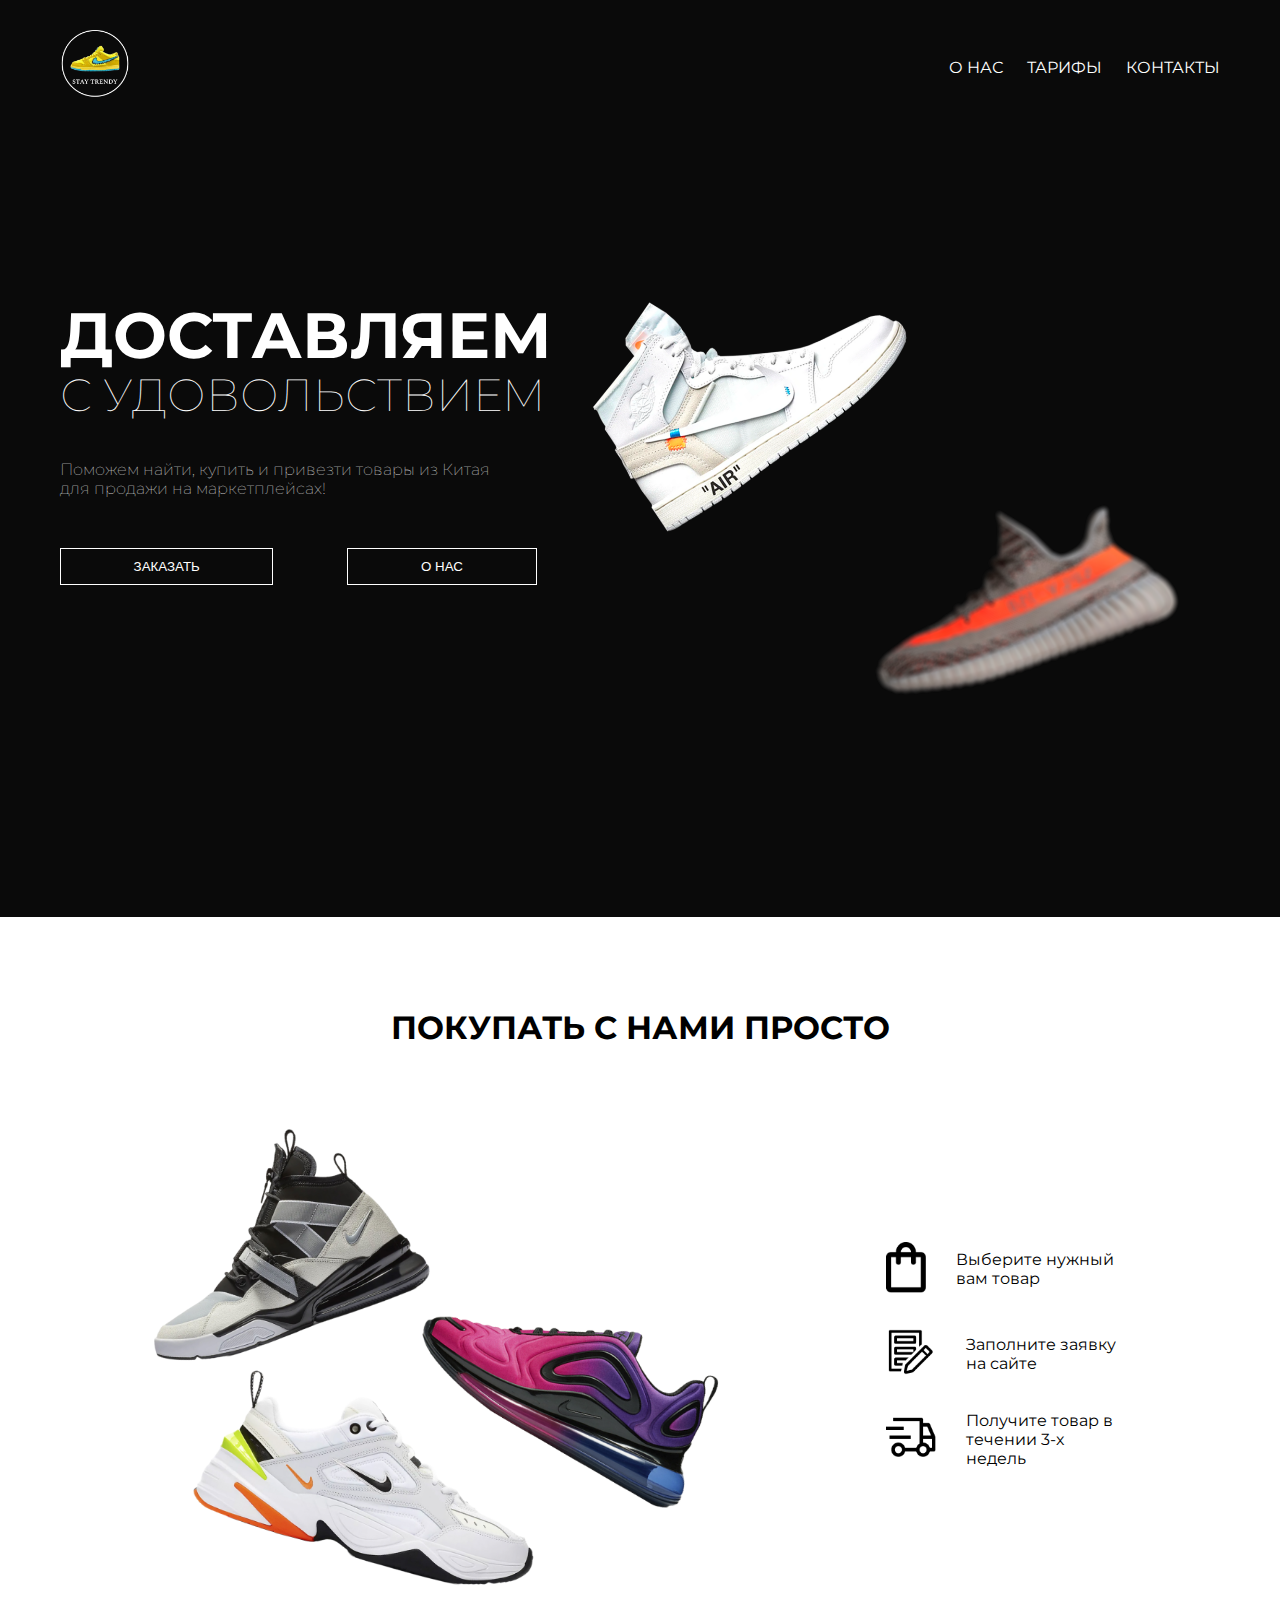
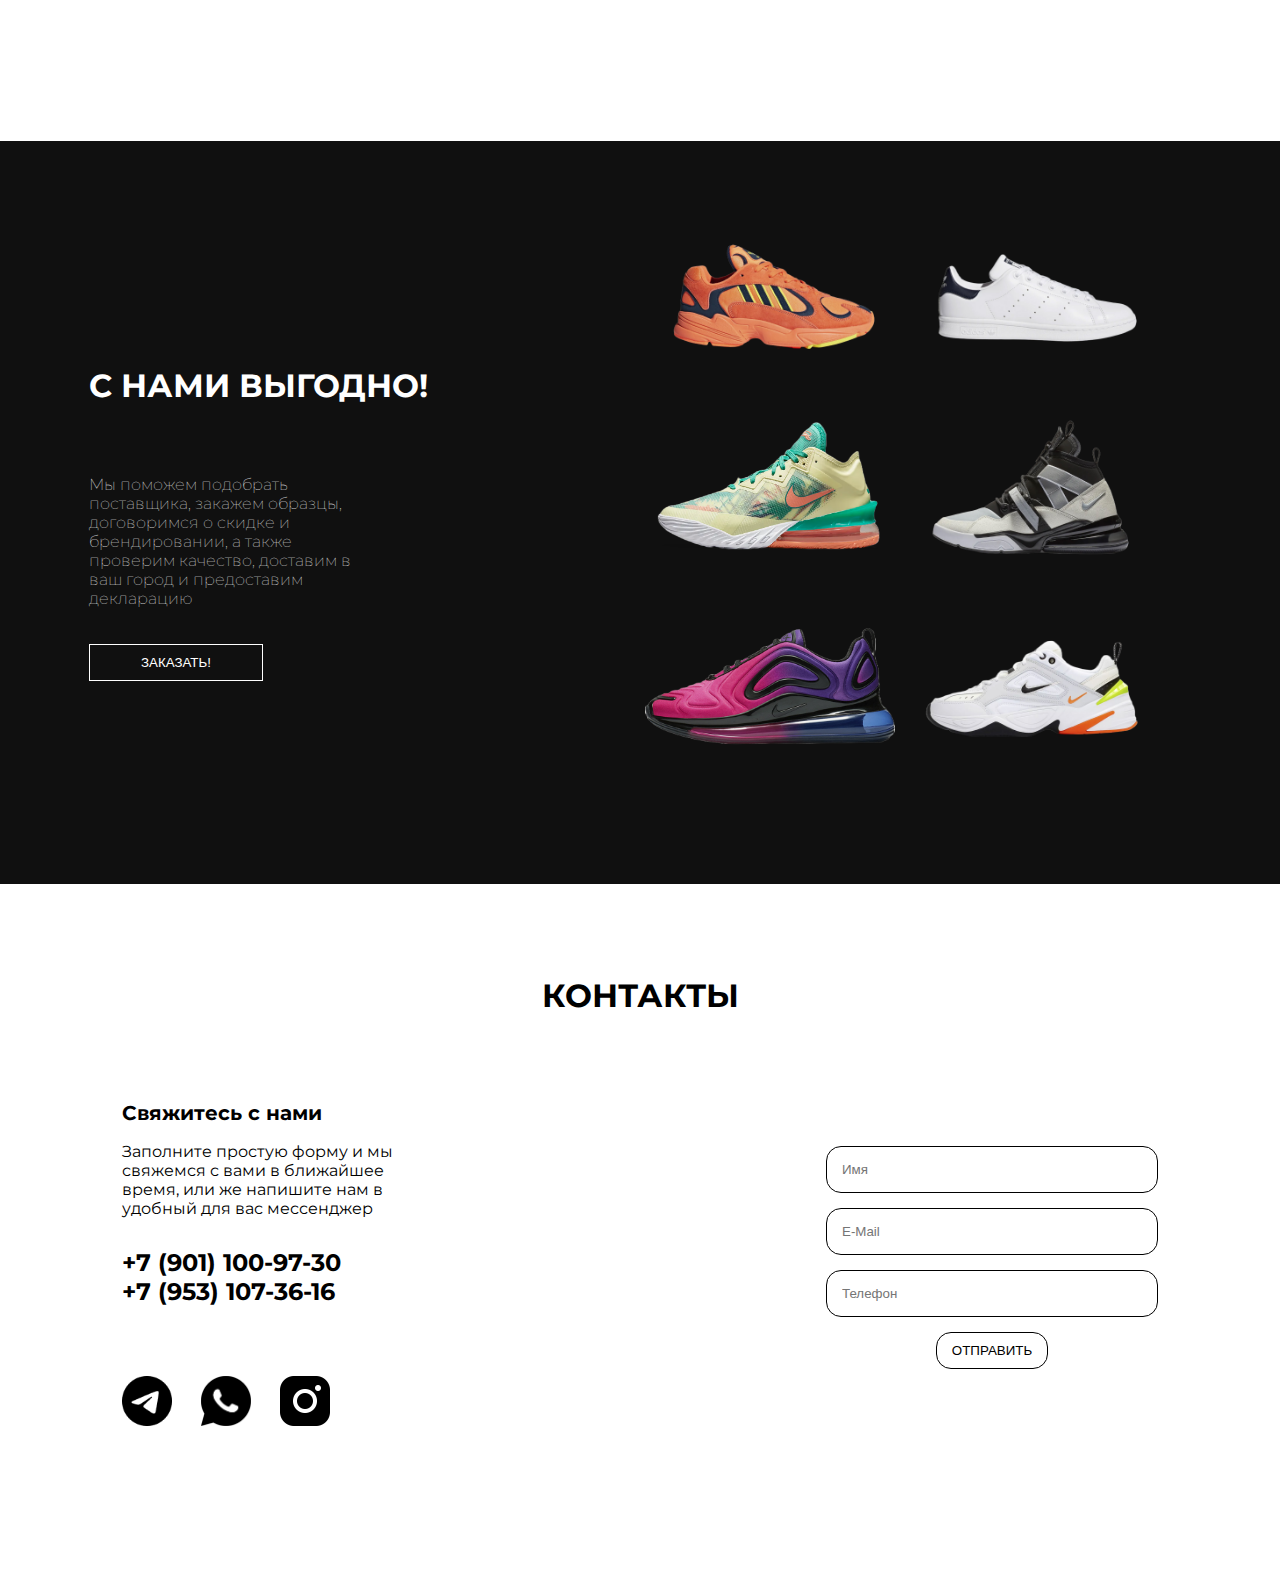
<file: index.html>
<!DOCTYPE html>
<html lang="ru">
<head>
    <meta charset="UTF-8">
    <meta http-equiv="X-UA-Compatible" content="IE=edge">
    <meta name="viewport" content="width=device-width, initial-scale=1.0">
    <link rel="stylesheet" href="./css/style.css">
    <title>Stay Trendy</title>
</head>
<body>
    <section class="header">
        <div class="menu">
            <div class="logo"><a href="./index.html"><img class="logo1" src="./img/LOGO5.png" alt=""></a></div>
            <div class="links">
                <a href="./about.html">О НАС</a>
                <a href="./tarif.html">ТАРИФЫ</a>
                <a href="#contacts">КОНТАКТЫ</a>
            </div>
        </div>
        <div class="s1-precontent">
        <div class="s1-content">
            <div class="s1-text">
                <h1 class="s1-h1">ДОСТАВЛЯЕМ</h1>
                <h2 class="s1-h2">С УДОВОЛЬСТВИЕМ</h2>
                <p class="s1-p">Поможем найти, купить и привезти товары из Китая
                для продажи на маркетплейсах!</p>
                <div class="s1-btns">
                    <a href="#contacts">
                    <button class="s1-btn1">ЗАКАЗАТЬ</button>
                    </a>
                    <a href="./about.html">
                    <button href="" class="s1-btn1">О НАС</button>
                    </a>
                </div>
            </div>

            <!-- <div class="wrapper parallax">
                <div class="parallax-layer parallax-img">
                    <img src="./img/Jordan Sec1 1.png" class="s1-img1" alt="">
                </div>
                <img src="./img/Easy Sec1 2.png" alt="">
            </div> -->

            <div class="s1-img">
                <img src="./img/Jordan Sec1 1.png" alt="" class="s1-img1">
                <img src="./img/Easy Sec1 2.png" alt="" class="s1-img2">
            </div>
        </div>
        </div>
    </section>
    <section class="section2">
        <h1 class="s2-h1">ПОКУПАТЬ С НАМИ ПРОСТО</h1>
        <div class="s2-content">
            <div class="s2-img"><img src="./img/S2_photo.png" alt=""></div>
            <div class="s2-list">
                <div class="s2-list-text">
                    <div class="s2-text-img"><img id="img1" src="./img/S21.png" alt=""></div>
                    <div class="s2-text-text">Выберите нужный вам товар</div>
                </div>
                <div class="s2-list-text">
                    <div class="s2-text-img"><img src="./img/S22.png" alt=""></div>
                    <div class="s2-text-text">Заполните заявку на сайте</div>
                </div>
                <div class="s2-list-text">
                    <div class="s2-text-img"><img id="img2" src="./img/S23.png" alt=""></div>
                    <div class="s2-text-text">Получите товар в течении 3-х недель</div>
                </div>
            </div>
        </div>
    </section>
    <section class="section3">
        <div class="s3-content">

            <div class="s3-content-block">
                <div class="s3-text">
                    <h1 class="s3-h1">С НАМИ ВЫГОДНО!</h1>
                    <p class="s3-p">

                        Мы поможем подобрать поставщика, закажем образцы, договоримся о скидке и брендировании, а также проверим качество, доставим в ваш город и предоставим декларацию

                        <!-- Наш каталог обновляется каждый день. Именно поэтому вы сможете найти идеально подходящий для вас товар и сразу же
                        заказать его по цене, ниже рыночной. -->
                    </p>
                    <a href="#contacts">
                    <button class="s3-btn">ЗАКАЗАТЬ!</button>
                    </a>
                </div>
                <div class="s3-imgs">
                    <img src="./img/1.jpg" alt="" class="s3-img1">
                    <img src="./img/2.jpg" alt="" class="s3-img1">
                    <img src="./img/3.png" alt="" class="s3-img1">
                    <img src="./img/4.jpg" alt="" class="s3-img1">
                    <img src="./img/5.jpg" alt="" class="s3-img1">
                    <img src="./img/6.jpg" alt="" class="s3-img1">
                </div>



            </div>
        </div>
    </section>
    <section class="section4" id="contacts">
        <div class="s4-content">
            <h1 class="s4-h1">КОНТАКТЫ</h1>
            <div class="s4-cont-block">
                <div class="s4-text">
                    <h2 class="s4-h2">Свяжитесь с нами</h2>
                    <p class="s4-p">
                        Заполните простую форму и мы свяжемся с вами в ближайшее время, или же напишите нам в удобный для вас мессенджер
                    </p>
                    <p class="s4-phone">
                        +7 (901) 100-97-30 <br>
                        +7 (953) 107-36-16
                    </p>
                    <div class="s4-links">
                        <a href="t.me/trendystay"><img src="./img/telegram1.png" alt=""></a>
                        <a href=""><img src="./img/whats.png" alt=""></a>
                        <a href=""><img src="./img/insta.png" alt=""></a>
                    </div>
                </div>
                <div id="forma" class="s4-form1">
                    <form action="https://formspree.io/f/mzbqpkbe" class="s4-form" method="POST">
                        <input type="text" name="fname" id="name" placeholder="Имя">
                        <input type="email" name="email" id="e-mail" placeholder="E-Mail">
                        <input type="tel" name="phone" id="phone" placeholder="Телефон">
                            <button class="s4-btn" type="submit">ОТПРАВИТЬ</button>
                    </form>

                </div>
            </div>
        </div>
    </section>
</body>
</html>
</file>
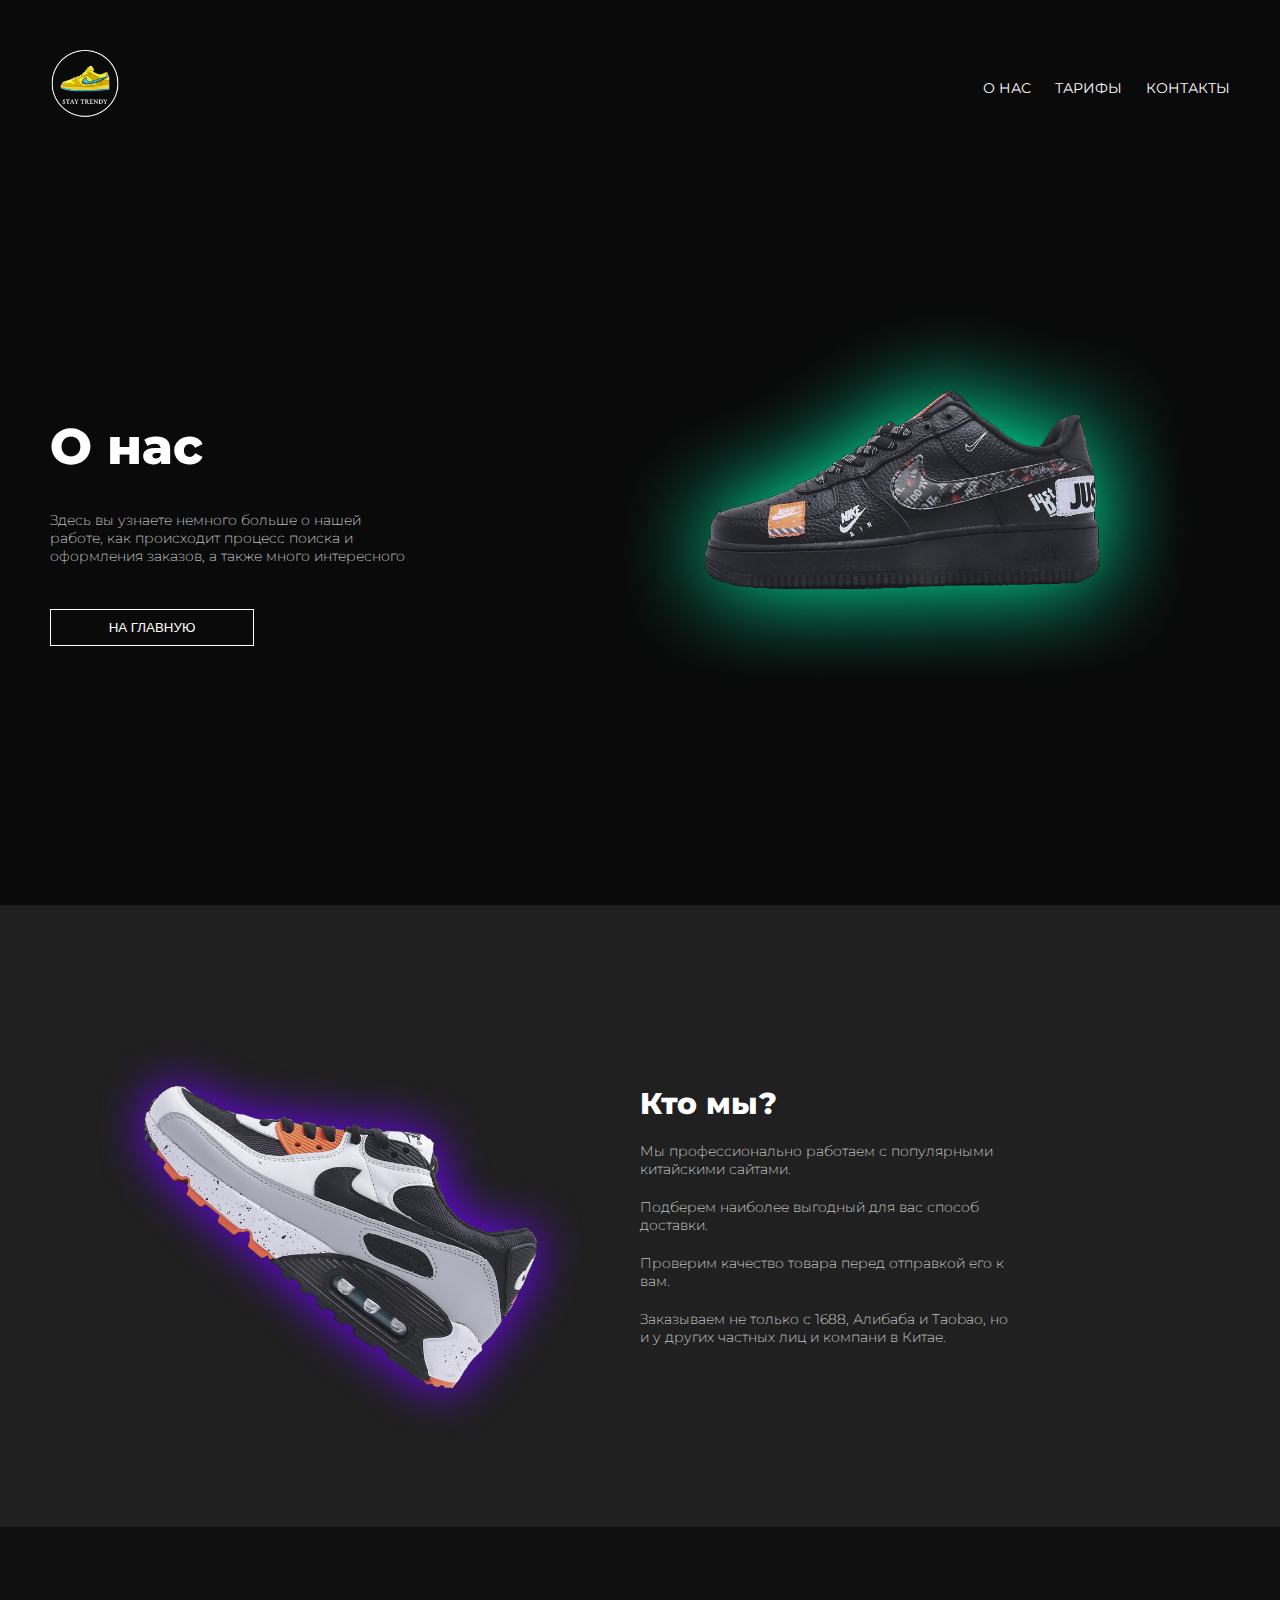
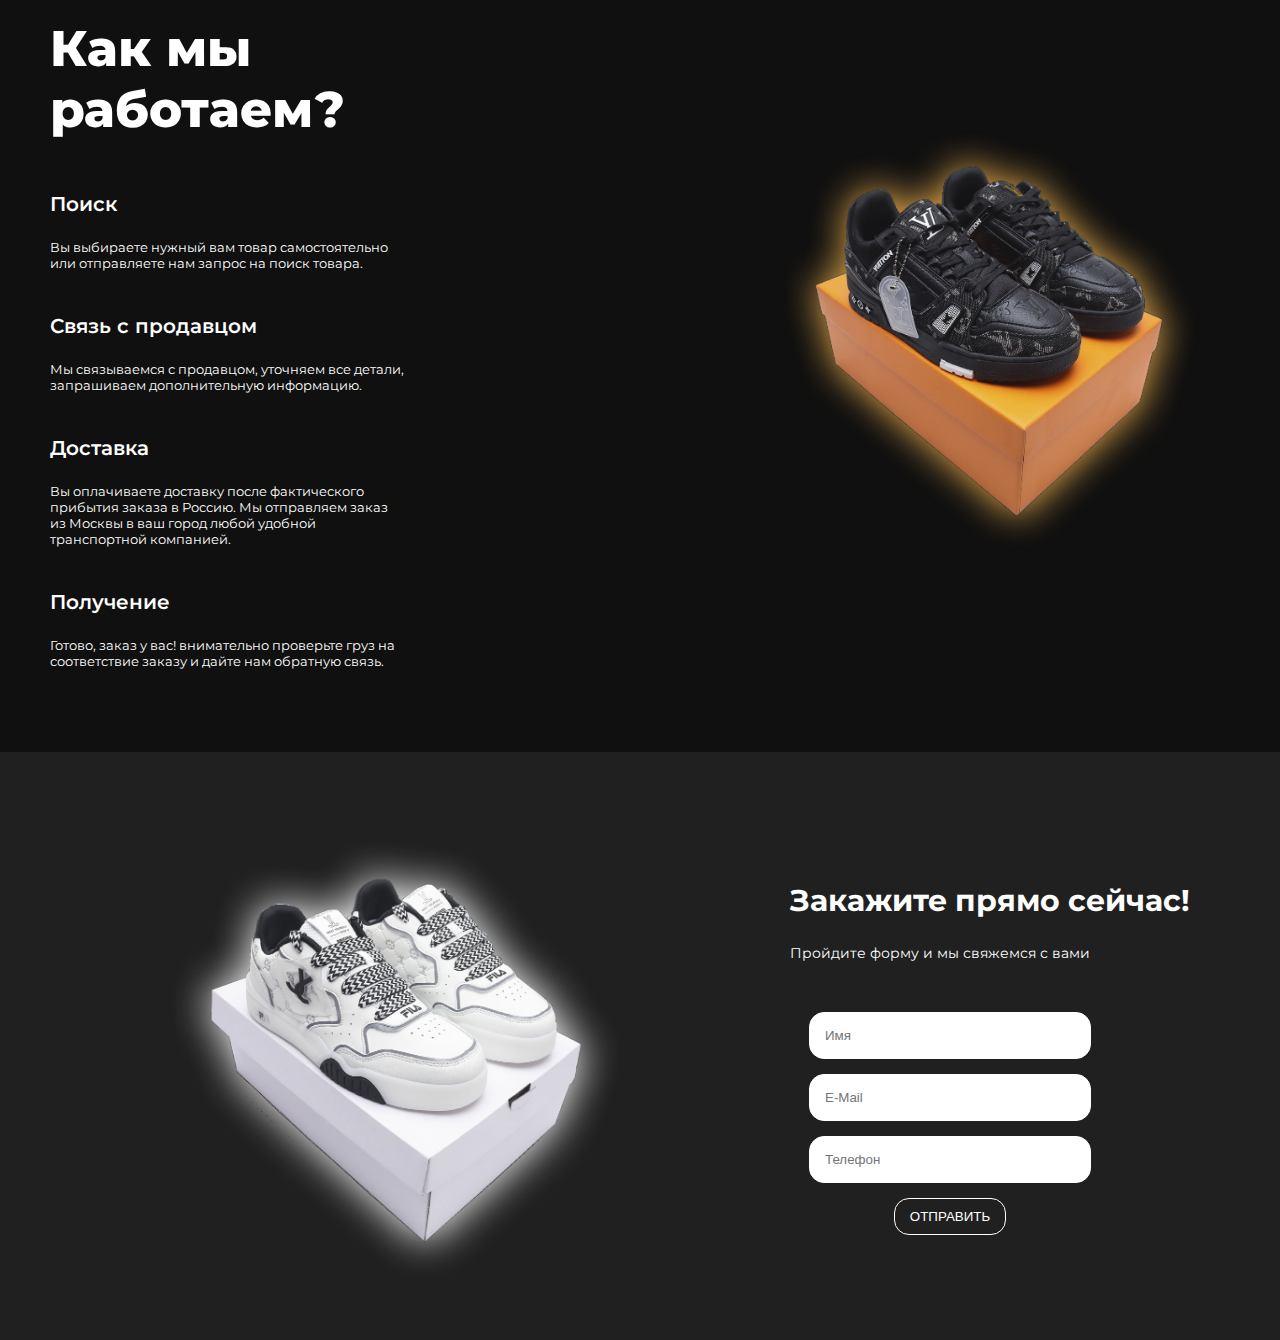
<file: about.html>
<!DOCTYPE html>
<html lang="en">
<head>
    <meta charset="UTF-8">
    <meta http-equiv="X-UA-Compatible" content="IE=edge">
    <meta name="viewport" content="width=device-width, initial-scale=1.0">
    <title>О НАС</title>
    <link rel="stylesheet" href="./css/style-about.css">
</head>
<body>
    <section class="header">
        <div class="menu">
            <div class="logo"><a href="./index.html"><img class="logo1" src="./img/LOGO5.png" alt=""></a></div>
            <div class="links">
                <a href="./about.html">О НАС</a>
                <a href="./tarif.html">ТАРИФЫ</a>
                <a href="#footer">КОНТАКТЫ</a>
            </div>
        </div>
        <div class="header-content">
            <div class="header-text">
                <h1 class="header-h1">
                    О нас
                </h1>
                <p class="header-p">
                    Здесь вы узнаете немного больше о нашей работе, как происходит процесс поиска и оформления заказов, а также много интересного
                </p>
                <a href="./index.html"><button class="header-btn">НА ГЛАВНУЮ</button>
                </a>
            </div>
            <div class="header-img">
                <img src="./img/AIR1 1.png" alt="" class="header-img1">
            </div>
        </div>
    </section>

    <section class="section-about">
        <div class="section-about-content">
            <div class="about-img">
                <img src="./img/nike1 1.png" alt="" class="about-img1">
            </div>
            <div class="about-text">
                <h2 class="about-h2">
                    Кто мы?
                </h2>
                <p class="about-p">
                    Мы профессионально работаем с популярными китайскими сайтами.
                </p>
                <p class="about-p">
                    Подберем наиболее выгодный для вас способ доставки.
                </p>
                <p class="about-p">
                    Проверим качество товара перед отправкой его к вам.
                </p>
                <p class="about-p">
                    Заказываем не только с 1688, Алибаба и Taobao, но и у других частных лиц и компани в Китае.
                </p>
            </div>
        </div>
    </section>
    <section class="section-work">
        <div class="work-content">
            <div class="work-text">
                <h2 class="work-h2">
                    Как мы работаем?
                </h2>
                <div class="work-blocks">
                    <div class="work-block">
                        <div class="work-block1">
                            <h3 class="block-h3">
                                Поиск
                            </h3>
                            <p class="block-p">
                                Вы выбираете нужный вам товар самостоятельно или отправляете нам запрос на поиск товара.
                            </p>
                        </div>
                        <div class="work-block1">
                            <h3 class="block-h3">
                                Связь с продавцом
                            </h3>
                            <p class="block-p">
                                Мы связываемся с продавцом, уточняем все детали, запрашиваем дополнительную информацию.
                            </p>
                        </div>
                        <div class="work-block1">
                            <h3 class="block-h3">
                                Доставка
                            </h3>
                            <p class="block-p">
                                Вы оплачиваете доставку после фактического прибытия заказа в Россию. Мы отправляем заказ из Москвы в ваш город любой
                                удобной транспортной компанией.
                            </p>
                        </div>
                        <div class="work-block1">
                            <h3 class="block-h3">
                                Получение
                            </h3>
                            <p class="block-p">
                                Готово, заказ у вас! внимательно проверьте груз на соответствие заказу и дайте нам обратную связь.
                            </p>
                        </div>
                    </div>
                </div>
            </div>
            <div class="work-img">
                <img src="./img/LVS4 1.png" alt="" class="work-img1">
            </div>
        </div>
    </section>
    <section id="footer" class="footer">
        <div class="footer-content">
            <img src="./img/CC1 1.png" alt="" class="footer-img">
            <div class="footer-text">
                <h2 class="footer-h2">
                    Закажите прямо сейчас!
                </h2>
                <p class="footer-p">
                    Пройдите форму и мы свяжемся с вами
                </p>
                <div id="forma" class="s4-form1">
                    <form action="https://formspree.io/f/mzbqpkbe" class="s4-form" method="POST">
                        <input type="text" name="fname" id="name" placeholder="Имя">
                        <input type="email" name="email" id="e-mail" placeholder="E-Mail">
                        <input type="tel" name="phone" id="phone" placeholder="Телефон">
                        <button class="s4-btn" type="submit">ОТПРАВИТЬ</button>
                    </form>
                
                </div>
            </div>
        </div>
    </section>
</body>
</html>
</file>
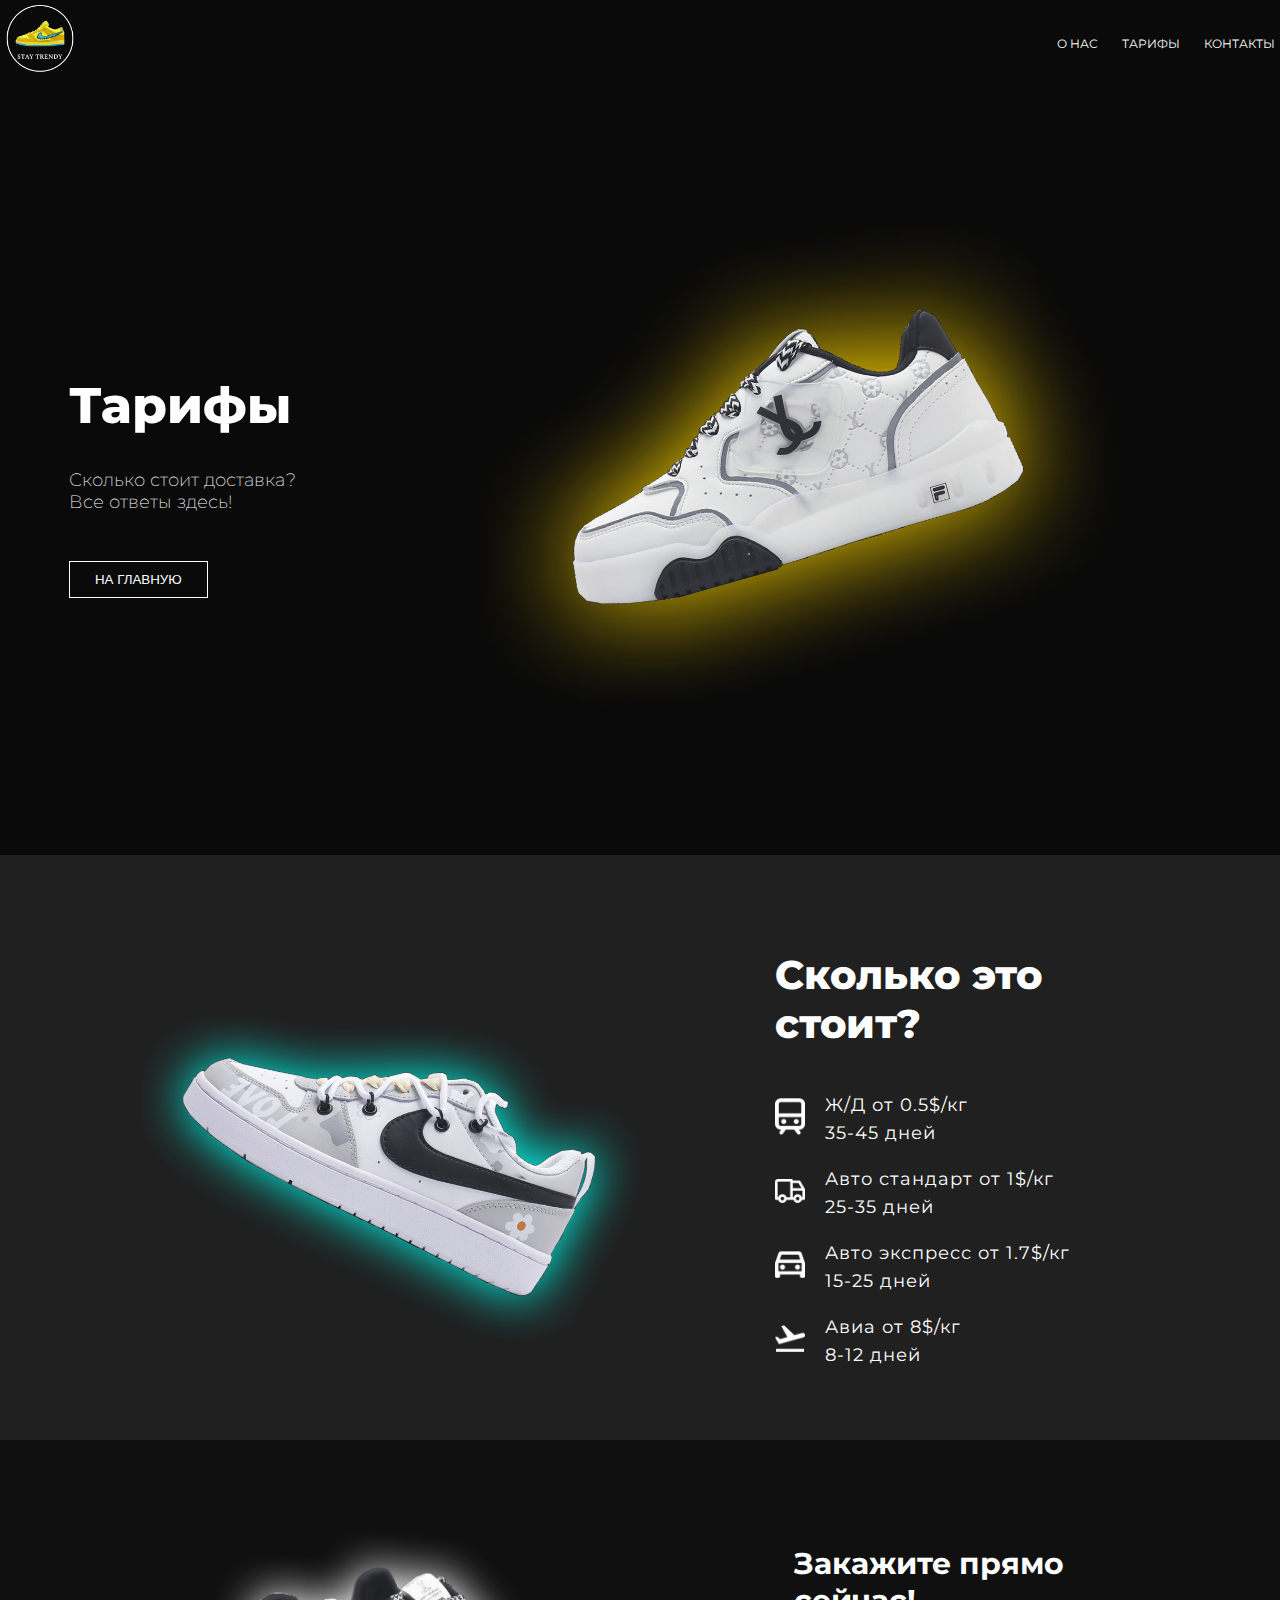
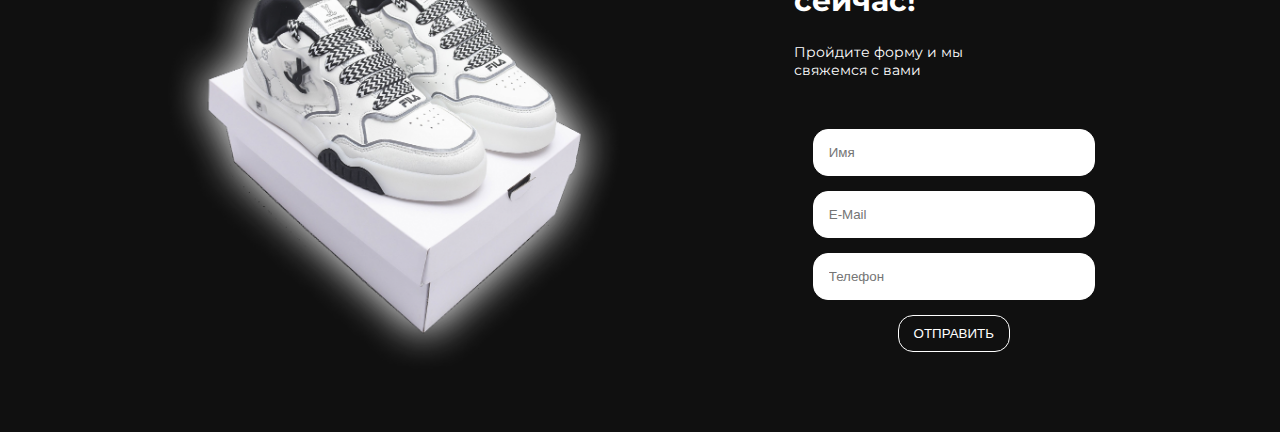
<file: tarif.html>
<!DOCTYPE html>
<html lang="en">
<head>
    <meta charset="UTF-8">
    <meta http-equiv="X-UA-Compatible" content="IE=edge">
    <meta name="viewport" content="width=device-width, initial-scale=1.0">
    <title>ТАРИФЫ</title>
    <link rel="stylesheet" href="./css/tarif.css">
</head>
<body>
    <section class="header">
        <div class="menu">
            <div class="logo"><a href="./index.html"><img class="logo1" src="./img/LOGO5.png" alt=""></a></div>
            <div class="links">
                <a href="./about.html">О НАС</a>
                <a href="./tarif.html">ТАРИФЫ</a>
                <a href="#footer">КОНТАКТЫ</a>
            </div>
        </div>
        <div class="header-content">
            <div class="header-text">
                <h1 class="header-h1">
                    Тарифы
                </h1>
                <p class="header-p">
                    Сколько стоит доставка?<br>
                    Все ответы здесь!
                </p>
                <a href="./index.html"><button class="header-btn">НА ГЛАВНУЮ</button>
                </a>
            </div>
            <div class="header-img">
                <img src="./img/CC2 1.png" alt="" class="header-img1">
            </div>
        </div>
    </section>
<section class="section-about">
    <div class="section-about-content">
        <div class="about-img">
            <img src="./img/nike2 1.png" alt="" class="about-img1">
        </div>
        <div class="about-text">
            <h2 class="about-h2">
                Сколько это стоит?
            </h2>
            <div class="about-blocks">
                <div class="about-block1">
                    <div class="preimg">
                    <img src="./img/zd.png" alt="" class="about-block-img"></div>
                    <div class="block1-text">
                        <p class="block-text-p">Ж/Д от 0.5$/кг</p>
                        <p class="block-text-p">35-45 дней</p>
                    </div>
                </div>
                <div class="about-block1">
                    <div class="preimg"><img src="./img/truck.png" alt="" class="about-block-img"></div>
                    <div class="block1-text">
                        <p class="block-text-p">Авто стандарт от 1$/кг</p>
                        <p class="block-text-p">25-35 дней</p>
                    </div>
                </div>
                <div class="about-block1">
                    <div class="preimg"><img src="./img/car.png" alt="" class="about-block-img"></div>
                    <div class="block1-text">
                        <p class="block-text-p">Авто экспресс от 1.7$/кг</p>
                        <p class="block-text-p">15-25 дней</p>
                    </div>
                </div>
                <div class="about-block1">
                    <div class="preimg"><img src="./img/plane.png" alt="" class="about-block-img"></div>
                    <div class="block1-text">
                        <p class="block-text-p">Авиа от 8$/кг</p>
                        <p class="block-text-p">8-12 дней</p>
                    </div>
                </div>
            </div>
        </div>
    </div>
</section>

<section id="footer" class="footer">
    <div class="footer-content">
        <img src="./img/CC1 1.png" alt="" class="footer-img">
        <div class="footer-text">
            <h2 class="footer-h2">
                Закажите прямо сейчас!
            </h2>
            <p class="footer-p">
                Пройдите форму и мы свяжемся с вами
            </p>
            <div id="forma" class="s4-form1">
                <form action="https://formspree.io/f/mzbqpkbe" class="s4-form" method="POST">
                    <input type="text" name="fname" id="name" placeholder="Имя">
                    <input type="email" name="email" id="e-mail" placeholder="E-Mail">
                    <input type="tel" name="phone" id="phone" placeholder="Телефон">
                    <button class="s4-btn" type="submit">ОТПРАВИТЬ</button>
                </form>

            </div>
        </div>
    </div>
</section>

</body>
</html>
</file>
<file: css/style.css>
@import url('https://fonts.googleapis.com/css2?family=Montserrat:ital,wght@0,100;0,200;0,300;0,400;0,500;0,600;0,700;0,800;0,900;1,100;1,200;1,300;1,400;1,500;1,600;1,700;1,800;1,900&display=swap');
html{
    scroll-behavior: smooth;
}
body{
    margin: 0;
    padding: 0;
    font-family: Montserrat;
    transition: 0.5s;
}
a{
    text-decoration: none;
}
.header {
    padding: 30px 60px;
    background-color: rgb(10, 10, 10);
    /* height: 100vh; */
    color: white;
    display: flex;
    flex-direction: column;
    overflow: hidden;
}
.menu {
    display: flex;
    flex-direction: row;
    justify-content: space-between;
    align-items: center;

}
.menu a{
    color: white;
}
.logo1 {
    width: 70px;
}
.links{
    scroll-behavior: smooth;
}
.links a{
    margin-left: 20px;
    scroll-behavior: smooth;
}
.s1-precontent{
    height: 87vh;
    display: flex;
    justify-content: center;

}
.s1-content {
    display: flex;
    align-items: center;
    height: 70vh;
}

.s1-h1 {
    font-size: 64px;
}
.s1-h2 {
    margin-top: -50px;
    font-size: 45px;
    font-weight: 100;
}
.s1-p {
    max-width: 70%;
    font-weight: 100;
    font-size: 16px;
}
.s1-btns {
    margin-top: 50px;
}
.s1-btn1 {
    background: transparent;
    border: 1px white solid;
    padding: 10px 11%;
    margin-right: 70px;
    color: white;
    cursor: pointer;
}

.s1-img1 {
    max-width: 900px;
    position: absolute;
    /* top: 80px; */
    left: 500px;

}
.s1-img2{
    max-width: 900px;
    position: relative;
    top: 200px;
    left: 50px;
}
@media screen and (max-width: 390px){
    .header{
        padding: 50px;
    }
    .menu{
    }
    .s1-precontent{
    }
    .s1-content{

    }
    .s1-p{
        max-width: 50%;
    }
    .s1-btns{

        display: flex;
        justify-content: center;
    }
    .s1-btn1{
        margin-right: 0px;
        padding: 10px 30px;
    }
    .s1-img{
        margin-top: 70px;
    }
    .s1-img1{
        width: 250px;
        top: 350px;
        left: 25px;

    }
    .s1-img2{
        max-width: 200px;
        top: 45px;
    }
}
@media screen and (max-width: 430px) {
    .header{
        padding: 20px;
        font-family: Montserrat;
    }
    .menu{
        font-size: 15px;
    }
    .s1-content{
        flex-direction: column;

    }
    .s1-h1{
        font-size: 35px;
        margin-top: 40px;
    }
    .s1-h2{
        font-size: 25px;
        margin-top: -20px;
    }
    .s1-p{
        max-width: 90%;
    }
    .s1-btn1{
        margin-right: 50px;
        font-size: 12px;
    }
    .s1-img1{
        margin-top: 50px;
        max-width: 400px;
        left: 0px;
    }
    .s1-img2{
        max-width: 300px;
    }
}

.section2 {
    padding: 70px 60px;

}
.s2-h1 {
    text-align: center;
}
.s2-content {
    display: flex;
    align-items: center;
    justify-content: center;

}
.s2-img img{
    width: 85%;

}
.s2-list {
    display: flex;
    flex-direction: column;

}
.s2-list-text {
    display: flex;
    align-items: center;
    margin-bottom: 50px;
    max-width: 70%;

}
.s2-text-img img{
    max-width: 50px;
}
#img1{
    width: 40px;
}
#img2{
    width: 50px;
}
.s2-text-text{
    margin-left: 30px;
    
}
.s2-list-text{
    margin-bottom: 30px;
}

@media screen and (max-width: 430px){
    .section2{
        padding: 20px 40px;
    }
    .s2-h1{
        max-width: 80%;
        text-align: left;
    }
    .s2-content{
        flex-direction: column;
        flex-flow: column-reverse;
        align-items: center;
        justify-content: center;
    }
    .s2-list{
        margin-top: 30px;
    }
    .s2-list-text{
        max-width: 90%;
    }
    .s2-img{
        display: flex;
        align-items: center;
        justify-content: center;
    }
    .s2-text-img img{
        max-width: 30px;
    }
    .s2-text-text{
        margin-left: 15px;
    }
}

.section3{
    background: #101010;
    color: white;
    padding: 70px 60px;
}
.s3-content-block {
    display: flex;
    justify-content: space-around;
    /* Maybe between */
    align-items: center;

}
.s3-h1 {
    text-align: left;
}
.s3-text {
    max-width: 40%;
}
.s3-p{
    max-width: 60%;
    font-weight: 100;
    margin-top: 70px;
}
.s3-imgs {
    display: flex;
    flex-wrap: wrap;
    align-items: center;
    justify-content: center;
    max-width: 50%;
    padding-bottom: 30px;
}
.s3-img1{
    padding: 6px;
    max-width: 250px;
}
.s3-btn{
    background: transparent;
    border: 1px white solid;
    padding: 10px 11%;
    margin-right: 70px;
    color: white;
    margin-top: 20px;
    cursor: pointer;
    }
@media screen and (max-width: 430px){
    .section3{
        padding: 20px 40px;
    }
    .s3-h1{
        text-align: left;
        max-width: 70%;
    }
    .s3-content-block{
        margin-top: 50px;
        flex-direction: column;
    }
    .s3-text{
        max-width: 100%;
    }
    .s3-h2{
        font-size: 17px;
        margin-top: -10px;
    }
    .s3-p{
        max-width: 80%;
        font-weight: 200;
    }
    .s3-imgs{
        max-width: 100%;
        margin-top: 50px;
    }
    .s3-img1{
        max-width: 40%;
    }
    .s3-btn{
    background: transparent;
    border: 1px white solid;
    padding: 10px 11%;
    margin-right: 70px;
    color: white;
    }
}
.section4{
    scroll-behavior: smooth;
}
.s4-content {
    padding: 70px 60px;
    padding-bottom: 140px;
}
.s4-h1 {
    text-align: center;
}
.s4-cont-block {
    margin-top: 70px;
    display: flex;
    justify-content: space-around;
    align-items: center;
}
.s4-text {
    max-width: 50%;
}
.s4-h2 {
    font-size: 20px;
}
.s4-p {
    font-size: 16px;
    font-weight: 400;
    max-width: 50%;
}
.s4-phone{
    margin-top: 30px;
    font-weight: 700;
    font-size: 24px;
}
.s4-links{
    margin-top: 70px;
}
.s4-links img{
    margin-right: 25px;
    max-width: 50px;
}
.s4-form {
    display: flex;
    flex-direction: column;
    align-items: center;
}
.s4-form input{
    padding: 15px 15px;
    width: 300px;
    margin-bottom: 15px;
    border: 1px solid black;
    border-radius: 15px;
}
.s4-btn { 
    padding: 10px 15px;
    border: 1px solid black;
    border-radius: 15px;
    background: transparent;
}
.s4-btn a{
    color: black;
}



        /* добавить плавный скролл */

        @media screen and (max-width: 430px){
            .s4-cont-block{
                display: flex;
                flex-direction: column;
            }
            .s4-content{
                padding: 20px 40px;
            }
            .s4-cont-block{
                margin-top: 30px;
            }
            .s4-text{
                max-width: 100%;
                text-align: center;
            }
            .s4-p{
                max-width: 100%;
                font-weight: 200;
            }
            .s4-links{
                margin: 30px 0;
            }
            .s4-btn{
                color: black;
            }
        }





@media screen and (max-width: 375px){
    .s1-content{
        margin: 0;
        padding: 0;
    }
    .s1-p{
        max-width: 80%;
    }
}


@media screen and (min-width:700px) and (max-width: 825px){
    .s1-precontent{
        align-items: center;
    }
    .s1-content{
        flex-direction: column; 
    }
    .s1-text{
        /* justify-content: center; */
        align-items: center;

    }
    .s1-img{
        width: 100%;
    }
    .s1-img1{
        max-width: 750px;
        left: 0px;
    }
    .s1-img2{
        max-width: 600px;
        left: 200px;
    }
    .s1-btns{
        justify-content: flex-end;
        margin-right: 0;
    }

    .s2-img{
        max-width: 50%;
    }
    .s2-list-text{
        font-size: 14px;
    }
    .section3{
        padding: 30px;
    }
    .s3-content-block{
        flex-direction: column;
    }
    .s3-text{
        max-width: 100%;
    }
    .s3-imgs{
        max-width: 100%;
    }
}


@media screen and (max-width: 320px){
    .s4-form input{
        max-width: 200px;
    }
}

@media screen and (min-width: 830px) and (max-width: 1024px){
    .s1-precontent{
        align-items: center;
    }
    .s1-content{
        flex-direction: column; 
    }
    .s1-text{
        /* justify-content: center; */
        align-items: center;

    }
    .s1-img{
        width: 100%;
    }
    .s1-img1{
        max-width: 750px;
        left: 0px;
    }
    .s1-img2{
        max-width: 600px;
        left: 200px;
    }
    .s1-btns{
        justify-content: flex-end;
        margin-right: 0;
    }

    .s2-img{
        max-width: 50%;
    }
    .s2-list-text{
        font-size: 14px;
    }
    .section3{
        padding: 30px;
    }
    .s3-content-block{
        flex-direction: column;
    }
    .s3-text{
        max-width: 100%;
    }
    .s3-p{
        max-width: 50%;
    }
    .s3-imgs{
        max-width: 100%;
    }
}

@media screen and (min-width: 1024px) and (max-width:1300px){
    .s1-img1{
        left: 500px;
        max-width: 500px;
    }
    .s1-img2{
        max-width: 500px;
    }
}
@media screen and (min-width: 1300px) and (max-width:1800px){
    .s1-img1{
        left: 600px;
        max-width: 700px;
    }
    .s1-img2{
        max-width: 500px;
    }
}
@media screen and (min-width: 1700px) and (max-width:1800px){
    .s1-img1{
        left: 700px;
        max-width: 800px;
    }
    .s1-img2{
        max-width: 500px;
    }
}
@media screen and (min-width: 1900px) and (max-width:2200px){
    .s1-img1{
        left: 850px;
        max-width: 800px;
    }
    .s1-img2{
        max-width: 500px;
    }
}
@media screen and (min-width: 2200px) and (max-width:2500px){
    .s1-img1{
        left: 950px;
        max-width: 800px;
    }
    .s1-img2{
        max-width: 500px;
    }
}
</file>
<file: css/style-about.css>
@import url('https://fonts.googleapis.com/css2?family=Montserrat:ital,wght@0,100;0,200;0,300;0,400;0,500;0,600;0,700;0,800;0,900;1,100;1,200;1,300;1,400;1,500;1,600;1,700;1,800;1,900&display=swap');
html{
    scroll-behavior: smooth;
}
body{
    margin: 0;
    padding: 0;
    font-family: Montserrat;
    transition: 0.5s;
}
a{
    text-decoration: none;
}
.header {
    padding: 30px 60px;
    background-color: rgb(10, 10, 10);
    height: 95vh;
    color: white;
    display: flex;
    flex-direction: column;
    overflow: hidden;
}
.menu {
    display: flex;
    flex-direction: row;
    justify-content: space-between;
    align-items: center;

}
.menu a{
    color: white;
}
.logo1 {
    width: 70px;
}
.links{
    scroll-behavior: smooth;
}
.links a{
    margin-left: 20px;
    scroll-behavior: smooth;
}

.header-content {
    display: flex;
    align-items: center;
    justify-content: space-around;
    padding: 30px 60px;
    margin: auto;
}

.header-h1 {
    font-weight: 800;
    font-size: 64px;
}
.header-p {
    margin-top: -30px;
    font-size: 20px;
    font-weight: 200;
    max-width: 70%;
}
.header-btn {
    margin-top: 30px;
    background: transparent;
    border: 1px white solid;
    padding: 10px 11%;

    color: white;
    cursor: pointer;
}
.header-img {
    max-width: 60%;
}
.header-img1 {
    max-width: 100%;
}

.section-about {
    background-color: #202020;
    color: white;
}
.section-about-content {
    display: flex;
    padding: 30px 0px;
    margin: auto;
}
.about-img {
    max-width: 50%;
    position: relative;

}
.about-img1 {
    max-width: 100%;
    left: 100px;
}
.about-text {
}
.about-h2 {
    font-size: 60px;
    font-weight: 800;
}
.about-p {
    font-size: 18px;
    font-weight: 200;
    max-width: 60%;
    margin-bottom: 35px;
}


.section-work {
    background-color: #101010;
    padding: 30px 60px;
    color: white;
}
.work-content {
    margin: auto;
    display: flex;
    align-items: center;

    justify-content: space-center;
}
.work-text {
    max-width: 60%;
}
.work-h2 {
    font-size: 60px;
    font-weight: 800;
    max-width: 50%;
}
.work-blocks {
    /* flex-wrap: wrap; */

    max-width: 70%;
}
.work-block {
    display: flex;
    flex-wrap: wrap;

}
.work-block1{

    max-width: 40%;
    margin-right: 50px;
    margin-bottom: 30px;
}
.block-h3 {
    font-weight: 600;
}
.block-p {
    font-weight: 400;
    font-size: 14px;
}
.work-img {
    max-width: 60%;

}
.work-img1 {
    max-width: 100%;
}
.footer {
    background-color: #202020;
    padding: 30px 60px;
    color: white;
}
.footer-content {
    display: flex;
    margin: 0 auto;
    align-items: center;
    justify-content: space-around;
}
.footer-img {
    max-width: 60%;

}
.footer-text {
}
.footer-h2 {
    font-size: 60px;
    max-width: 80%;
}
.footer-p {
    font-size: 20px;
    max-width: 50%;
}
.s4-form1 {
    margin-top: 50px;
}
.s4-form {
}
.s4-btn {
}
.s4-form {
    display: flex;
    flex-direction: column;
    align-items: center;
    max-width: 55%;
}
.s4-form input{
    padding: 15px 15px;
    width: 300px;
    margin-bottom: 15px;
    border: 1px solid white;
    border-radius: 15px;
}
.s4-btn { 
    padding: 10px 15px;
    border: 1px solid white;
    border-radius: 15px;
    background: transparent;
    color: white;
    cursor: pointer;
}

@media screen and (max-width:700px) {
    .links a{
        font-size: 12px;
    }
    .header{
        padding: 10px 5px;
    }
    .header-content{
        flex-direction: column;
        padding: 10px 15px;
    }
    .header-h1{
        font-size: 30px;
    }
    .header-p{
        font-size: 14px;
        margin-top: 10px;
    }
    .header-img{
        max-width: 90%;
    }
    .header-img1{
        max-width: 100%;
    }

    .section-about-content{
        flex-direction: column;
        padding: 10px 15px;
        align-items: center;
    }
    .about-img{
        max-width: 100%;
    }
    .about-h2{
        margin: 10px 0;
        font-size: 30px;
    }
    .about-p{
        font-size: 14px;
        margin-bottom: 10px;
        margin-top: 20px;
    }
    .section-work{
        padding: 10px 15px;
    }
    .work-content{
        flex-direction: column;
    }
    .work-text{
        max-width: 100%;
    }
    .work-h2{
        font-size: 30px;
    }
    .work-blocks{
        max-width: 100%;
    }
    .work-block1{
        max-width: 80%;
        margin-bottom: 0px;
        margin-right: 0;
    }
    .block-h3{
        padding: 10px 0;
        margin: 0;
    }
    .block-p{
        font-size: 13px;
    }
    .work-img{
        max-width: 100%;
    }
    .footer{
        padding: 10px 15px;
    }
    .footer-content{
        flex-direction: column;
        padding: 10px 15px;
    }
    .footer-img{
        max-width: 100%;
    }
    .footer-h2{
        font-size: 30px;
        max-width: 100%;
    }
    .footer-p{
        font-size: 14px;
        max-width: 80%;
    }
    .s4-form{
        max-width: 100%;
    }
    .s4-form input{
        width: 250px;

    }
}
@media screen and (min-width:700px) and (max-width:1311px){
    .menu{
        padding: 25px;
    }
    .links a{
        font-size: 14px;
    }
    .header{
        padding: 25px;
    }
    .header-content{
        padding: 25px;
    }
    .header-h1{
        font-size: 50px;
    }
    .header-p{
        font-size: 14px;
        margin-top: 10px;
    }
    .header-img{
        max-width: 90%;
    }
    .header-img1{
        max-width: 100%;
    }

    .section-about-content{
        padding: 10px 15px;
        align-items: center;
    }
    .about-img{
        max-width: 50%;
    }
    .about-h2{
        margin: 10px 0;
        font-size: 30px;
    }
    .about-p{
        font-size: 14px;
        margin-bottom: 10px;
        margin-top: 20px;
    }
    .section-work{
        padding: 25px;
    }
    .work-content{
        padding: 25px;
    }
    .work-text{

    }
    .work-h2{
        font-size: 50px;
    }
    .work-blocks{
        max-width: 100%;
    }
    .work-block1{
        max-width: 50%;
        margin-bottom: 20px;
        margin-right: 20px;
    }
    .block-h3{
        padding: 10px 0;
        margin: 0;
        font-size: 20px;
    }
    .block-p{
        font-size: 13px;
    }
    .work-img{
        max-width: 100%;
    }
    .footer{
        padding: 25px;
    }
    .footer-content{
        /* flex-direction: column; */
        padding: 10px 15px;
    }
    .footer-img{
        max-width: 50%;
    }
    .footer-h2{
        font-size: 30px;
        max-width: 100%;
    }
    .footer-p{
        font-size: 14px;
        max-width: 80%;
    }
    .s4-form{
        max-width: 80%;
    }
    .s4-form input{
        width: 250px;

    }
}
</file>
<file: css/tarif.css>
@import url('https://fonts.googleapis.com/css2?family=Montserrat:ital,wght@0,100;0,200;0,300;0,400;0,500;0,600;0,700;0,800;0,900;1,100;1,200;1,300;1,400;1,500;1,600;1,700;1,800;1,900&display=swap');
html{
    scroll-behavior: smooth;
}
body{
    margin: 0;
    padding: 0;
    font-family: Montserrat;
    transition: 0.5s;
}
a{
    text-decoration: none;
}
.header {
    padding: 30px 60px;
    background-color: rgb(10, 10, 10);
    height: 95vh;
    color: white;
    display: flex;
    flex-direction: column;
    overflow: hidden;
}
.menu {
    display: flex;
    flex-direction: row;
    justify-content: space-between;
    align-items: center;

}
.menu a{
    color: white;
}
.logo1 {
    width: 70px;
}
.links{
    scroll-behavior: smooth;
}
.links a{
    margin-left: 20px;
    scroll-behavior: smooth;
}
.header-content {
    display: flex;
    align-items: center;
    justify-content: space-around;
    padding: 30px 60px;
    margin: auto;
}

.header-h1 {
    font-weight: 800;
    font-size: 64px;
}
.header-p {
    margin-top: -30px;
    font-size: 20px;
    font-weight: 200;
    max-width: 100%;
}
.header-btn {
    margin-top: 30px;
    background: transparent;
    border: 1px white solid;
    padding: 10px 11%;

    color: white;
    cursor: pointer;
}
.header-img {
    max-width: 60%;
}
.header-img1 {
    max-width: 100%;
}
.section-about {
    background-color: #202020;
    color: white;
}
.section-about-content {
    display: flex;
    padding: 30px 0px;
    margin: 0 auto;
    justify-content: space-around;
    align-items: center;
}
.about-img {
    max-width: 50%;
    position: relative;

}
.about-img1 {
    max-width: 100%;

}
.about-text {
}
.about-h2 {
    font-size: 60px;
    font-weight: 800;
    max-width: 70%;
}
.about-p {
    font-size: 18px;
    font-weight: 200;
    max-width: 60%;
    margin-bottom: 35px;
}


.about-block1 {
    display: flex;
    align-items: center;
}
.about-block-img {
    width: 40px;
    margin-right: 30px;
}

.block-text-p {
    line-height: 10px;
    letter-spacing: 1px;
}
.footer {
    background-color: #101010;
    padding: 30px 60px;
    color: white;
}
.footer-content {
    display: flex;
    margin: 0 auto;
    align-items: center;
    justify-content: space-around;
}
.footer-img {
    max-width: 60%;

}
.footer-text {
}
.footer-h2 {
    font-size: 60px;
    max-width: 80%;
}
.footer-p {
    font-size: 20px;
    max-width: 50%;
}
.s4-form1 {
    margin-top: 50px;
}

.s4-form {
    display: flex;
    flex-direction: column;
    align-items: center;
    max-width: 55%;
}
.s4-form input{
    padding: 15px 15px;
    width: 300px;
    margin-bottom: 15px;
    border: 1px solid white;
    border-radius: 15px;
}
.s4-btn { 
    padding: 10px 15px;
    border: 1px solid white;
    border-radius: 15px;
    background: transparent;
    color: white;
    cursor: pointer;
}
@media screen and (max-width:700px){
    .header {
        padding: 0;
    }
    .menu {
        padding: 5px;
    }
    .logo {
    }
    .links{
    }
    .links a{
        font-size: 12px;
    }
    .header-content{
        flex-direction: column;
        padding: 25px;
        align-items: baseline;
    }
    .header-h1{
        font-size: 30px;
    }
    .header-p{
        font-size: 14px;
        margin-top: 10px;
    }
    .header-img{
        max-width: 100%;
    }
    .header-img1{
        max-width: 100%;
    }
    .section-about-content{
        padding: 25px;
        flex-direction: column-reverse;
    }
    .about-img{
        max-width: 100%;
    }
    .about-h2{
        font-size: 30px;
    }
    .about-block-img{
        width: 30px;
        margin-right: 20px;
    }
    .block-text-p{
        font-size: 14px;
    }
    .footer{
        padding: 25px;
    }
    .footer-content{
        flex-direction: column;
        align-items: center;
    }
    .footer-img{
        max-width: 100%;
    }
    .footer-h2{
        font-size: 30px;
    }
    .footer-p{
        font-size: 14px;
    }
    .s4-form{
        max-width: 100%;
    }
    .s4-form input{
        max-width: 250px;
    }
}

@media screen and (min-width:700px) and (max-width:1311px){
    .header {
        padding: 0;
    }
    .menu {
        padding: 5px;
    }
    .links a{
        font-size: 12px;
    }
    .header-content{
        padding: 35px;
    }
    .header-h1{
        font-size: 50px;
    }
    .header-p{
        font-size: 18px;
        margin-top: 10px;
    }
    .header-img{
        max-width: 70%;
    }
    .header-img1{
        max-width: 100%;
    }
    .section-about-content{
        padding: 35px;
    }
    .about-img{
        max-width: 50%;
    }
    .about-h2{
        font-size: 40px;
    }
    .about-block-img{
        width: 30px;
        margin-right: 20px;
    }
    .block-text-p{
        font-size: 18px;
    }
    .footer{
        padding: 35px;
    }
    .footer-content{
        align-items: center;
    }
    .footer-img{
        max-width: 50%;
    }
    .footer-h2{
        font-size: 30px;
    }
    .footer-p{
        font-size: 14px;
    }
    .s4-form{
        max-width: 80%;
    }
    .s4-form input{
        max-width: 250px;
    }
}
</file>
